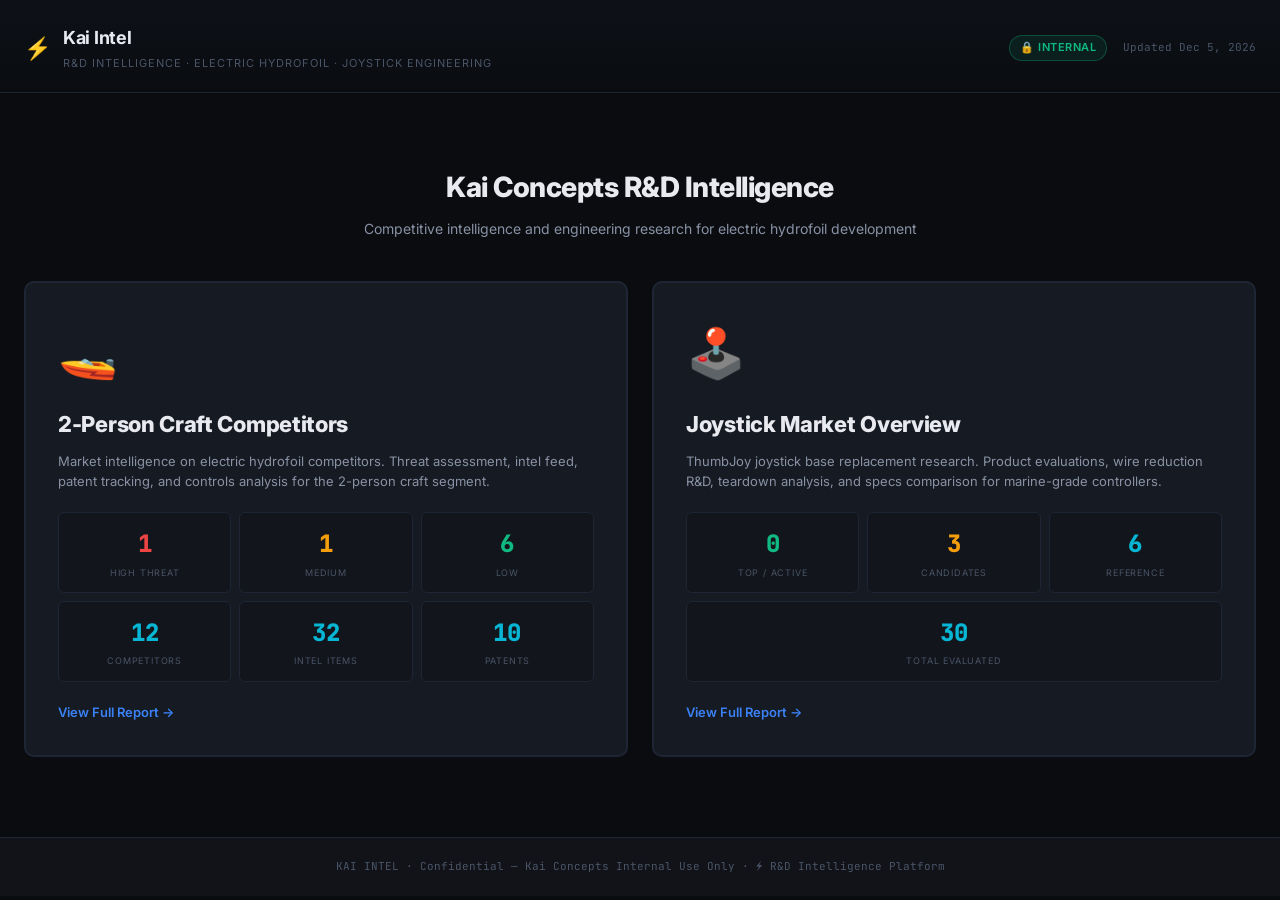
<file: index.html>
<!DOCTYPE html>
<html lang="en">
<head>
  <meta charset="UTF-8">
  <meta name="viewport" content="width=device-width, initial-scale=1.0">
  <meta name="description" content="Kai Concepts — R&D Intelligence Hub">
  <meta name="robots" content="noindex, nofollow">
  <title>Kai Intel — R&D Intelligence</title>
  <link rel="preconnect" href="https://fonts.googleapis.com">
  <link href="https://fonts.googleapis.com/css2?family=Inter:wght@400;500;600;700;800&family=JetBrains+Mono:wght@400;600;700&display=swap" rel="stylesheet">
  <link rel="stylesheet" href="css/style.css">
  <style>
    .hub-grid { display: grid; grid-template-columns: repeat(auto-fit, minmax(400px, 1fr)); gap: 24px; margin-top: 32px; }
    .hub-card { background: var(--bg-card); border: 2px solid var(--border); border-radius: var(--radius); padding: 32px; transition: all 0.2s ease; text-decoration: none; color: inherit; display: block; }
    .hub-card:hover { border-color: var(--accent-blue); transform: translateY(-2px); box-shadow: 0 8px 32px rgba(0,0,0,0.4); }
    .hub-card-icon { font-size: 48px; margin-bottom: 16px; }
    .hub-card-title { font-size: 22px; font-weight: 800; color: var(--text-primary); margin-bottom: 8px; letter-spacing: -0.3px; }
    .hub-card-desc { font-size: 13px; color: var(--text-secondary); line-height: 1.6; margin-bottom: 20px; }
    .hub-stats { display: grid; grid-template-columns: repeat(3, 1fr); gap: 8px; }
    .hub-stat { background: rgba(0,0,0,0.2); border: 1px solid var(--border); border-radius: var(--radius-sm); padding: 12px; text-align: center; }
    .hub-stat-val { font-size: 24px; font-weight: 800; font-family: var(--font-mono); color: var(--accent-cyan); }
    .hub-stat-label { font-size: 9px; color: var(--text-muted); text-transform: uppercase; letter-spacing: 0.8px; margin-top: 2px; }
    .hub-cta { display: inline-flex; align-items: center; gap: 6px; margin-top: 20px; font-size: 13px; font-weight: 600; color: var(--accent-blue); }
    @media (max-width: 768px) { .hub-grid { grid-template-columns: 1fr; } }
  </style>
</head>
<body>
  <header class="site-header">
    <div class="container">
      <div class="header-inner">
        <div class="header-brand">
          <div class="header-logo">⚡</div>
          <div>
            <div class="header-title">Kai Intel</div>
            <div class="header-subtitle">R&D Intelligence · Electric Hydrofoil · Joystick Engineering</div>
          </div>
        </div>
        <div class="header-meta">
          <span class="header-badge">🔒 INTERNAL</span>
          <span id="last-updated" style="font-size:11px; color:var(--text-muted);">Loading…</span>
        </div>
      </div>
    </div>
  </header>

  <main>
    <div class="container">
      <div style="text-align:center; padding:40px 0 8px;">
        <div style="font-size:28px; font-weight:800; color:var(--text-primary); letter-spacing:-0.5px;">Kai Concepts R&D Intelligence</div>
        <div style="font-size:14px; color:var(--text-secondary); margin-top:8px;">Competitive intelligence and engineering research for electric hydrofoil development</div>
      </div>

      <div class="hub-grid">
        <!-- Craft Competitors -->
        <a href="craft/" class="hub-card">
          <div class="hub-card-icon">🚤</div>
          <div class="hub-card-title">2-Person Craft Competitors</div>
          <div class="hub-card-desc">Market intelligence on electric hydrofoil competitors. Threat assessment, intel feed, patent tracking, and controls analysis for the 2-person craft segment.</div>
          <div class="hub-stats">
            <div class="hub-stat"><div class="hub-stat-val" style="color:var(--accent-red);" id="hub-craft-high">—</div><div class="hub-stat-label">High Threat</div></div>
            <div class="hub-stat"><div class="hub-stat-val" style="color:var(--accent-yellow);" id="hub-craft-med">—</div><div class="hub-stat-label">Medium</div></div>
            <div class="hub-stat"><div class="hub-stat-val" style="color:var(--accent-green);" id="hub-craft-low">—</div><div class="hub-stat-label">Low</div></div>
            <div class="hub-stat"><div class="hub-stat-val" id="hub-craft-total">—</div><div class="hub-stat-label">Competitors</div></div>
            <div class="hub-stat"><div class="hub-stat-val" id="hub-craft-intel">—</div><div class="hub-stat-label">Intel Items</div></div>
            <div class="hub-stat"><div class="hub-stat-val" id="hub-craft-patents">—</div><div class="hub-stat-label">Patents</div></div>
          </div>
          <div class="hub-cta">View Full Report →</div>
        </a>

        <!-- Joystick Market -->
        <a href="joysticks/" class="hub-card">
          <div class="hub-card-icon">🕹️</div>
          <div class="hub-card-title">Joystick Market Overview</div>
          <div class="hub-card-desc">ThumbJoy joystick base replacement research. Product evaluations, wire reduction R&D, teardown analysis, and specs comparison for marine-grade controllers.</div>
          <div class="hub-stats">
            <div class="hub-stat"><div class="hub-stat-val" style="color:var(--accent-green);" id="hub-joy-top">—</div><div class="hub-stat-label">Top / Active</div></div>
            <div class="hub-stat"><div class="hub-stat-val" style="color:var(--accent-yellow);" id="hub-joy-candidates">—</div><div class="hub-stat-label">Candidates</div></div>
            <div class="hub-stat"><div class="hub-stat-val" id="hub-joy-ref">—</div><div class="hub-stat-label">Reference</div></div>
            <div class="hub-stat" style="grid-column: span 3;"><div class="hub-stat-val" id="hub-joy-total">—</div><div class="hub-stat-label">Total Evaluated</div></div>
          </div>
          <div class="hub-cta">View Full Report →</div>
        </a>
      </div>
    </div>
  </main>

  <footer class="site-footer">
    <div class="container">
      <div class="footer-text">KAI INTEL · Confidential — Kai Concepts Internal Use Only · ⚡ R&D Intelligence Platform</div>
    </div>
  </footer>

  <script src="js/hub.js"></script>
</body>
</html>
</file>
<file: css/style.css>
/* ============================================================
   KAI INTEL — Competitor Intelligence Dashboard
   Dark theme, clean, professional
   ============================================================ */

:root {
  --bg-primary: #0a0c10;
  --bg-secondary: #111318;
  --bg-card: #161a22;
  --bg-card-hover: #1c2130;
  --border: #1e2535;
  --border-accent: #2a3550;
  --text-primary: #e8eaf0;
  --text-secondary: #8892a4;
  --text-muted: #4a5568;
  --accent-blue: #3b82f6;
  --accent-blue-dim: #1d4ed8;
  --accent-cyan: #06b6d4;
  --accent-green: #10b981;
  --accent-yellow: #f59e0b;
  --accent-red: #ef4444;
  --accent-orange: #f97316;
  --threat-high: #ef4444;
  --threat-medium: #f59e0b;
  --threat-low: #10b981;
  --font-sans: 'Inter', -apple-system, BlinkMacSystemFont, 'Segoe UI', sans-serif;
  --font-mono: 'JetBrains Mono', 'Fira Code', 'Cascadia Code', monospace;
  --radius: 10px;
  --radius-sm: 6px;
  --shadow: 0 4px 24px rgba(0, 0, 0, 0.4);
  --shadow-card: 0 2px 12px rgba(0, 0, 0, 0.3);
}

* {
  box-sizing: border-box;
  margin: 0;
  padding: 0;
}

html {
  scroll-behavior: smooth;
}

body {
  background: var(--bg-primary);
  color: var(--text-primary);
  font-family: var(--font-sans);
  font-size: 14px;
  line-height: 1.6;
  min-height: 100vh;
}

/* ============================================================
   LAYOUT
   ============================================================ */

.container {
  max-width: 1400px;
  margin: 0 auto;
  padding: 0 24px;
}

/* ============================================================
   HEADER
   ============================================================ */

.site-header {
  background: linear-gradient(180deg, #0d1117 0%, var(--bg-primary) 100%);
  border-bottom: 1px solid var(--border);
  padding: 24px 0 20px;
  position: sticky;
  top: 0;
  z-index: 100;
  backdrop-filter: blur(8px);
}

.header-inner {
  display: flex;
  align-items: center;
  justify-content: space-between;
  gap: 16px;
  flex-wrap: wrap;
}

.header-brand {
  display: flex;
  align-items: center;
  gap: 12px;
}

.header-logo {
  font-size: 22px;
}

.header-title {
  font-size: 18px;
  font-weight: 700;
  color: var(--text-primary);
  letter-spacing: -0.3px;
}

.header-subtitle {
  font-size: 11px;
  color: var(--text-muted);
  text-transform: uppercase;
  letter-spacing: 1px;
  margin-top: 2px;
}

.header-meta {
  display: flex;
  align-items: center;
  gap: 16px;
}

.header-badge {
  background: rgba(16, 185, 129, 0.1);
  border: 1px solid rgba(16, 185, 129, 0.3);
  color: var(--accent-green);
  font-size: 11px;
  font-weight: 600;
  padding: 3px 10px;
  border-radius: 20px;
  text-transform: uppercase;
  letter-spacing: 0.5px;
}

#last-updated {
  font-size: 11px;
  color: var(--text-muted);
  font-family: var(--font-mono);
}

/* ============================================================
   NAV
   ============================================================ */

.site-nav {
  background: var(--bg-secondary);
  border-bottom: 1px solid var(--border);
  padding: 0;
}

.nav-inner {
  display: flex;
  gap: 0;
  overflow-x: auto;
  scrollbar-width: none;
}

.nav-inner::-webkit-scrollbar { display: none; }

.nav-tab {
  display: flex;
  align-items: center;
  gap: 8px;
  padding: 14px 20px;
  color: var(--text-secondary);
  text-decoration: none;
  font-size: 13px;
  font-weight: 500;
  border-bottom: 2px solid transparent;
  transition: all 0.15s ease;
  white-space: nowrap;
  cursor: pointer;
  background: none;
  border-top: none;
  border-left: none;
  border-right: none;
}

.nav-tab:hover {
  color: var(--text-primary);
  background: rgba(255,255,255,0.03);
}

.nav-tab.active {
  color: var(--accent-blue);
  border-bottom-color: var(--accent-blue);
}

.nav-tab .count {
  background: var(--bg-card);
  border: 1px solid var(--border);
  color: var(--text-muted);
  font-size: 10px;
  font-weight: 700;
  padding: 1px 6px;
  border-radius: 10px;
  font-family: var(--font-mono);
}

.nav-tab.active .count {
  background: rgba(59, 130, 246, 0.15);
  border-color: rgba(59, 130, 246, 0.3);
  color: var(--accent-blue);
}

/* ============================================================
   MAIN
   ============================================================ */

main {
  padding: 32px 0 80px;
}

.section {
  display: none;
}

.section.active {
  display: block;
}

/* ============================================================
   SECTION HEADERS
   ============================================================ */

.section-header {
  display: flex;
  align-items: flex-end;
  justify-content: space-between;
  margin-bottom: 24px;
  padding-bottom: 16px;
  border-bottom: 1px solid var(--border);
  gap: 16px;
  flex-wrap: wrap;
}

.section-title {
  font-size: 20px;
  font-weight: 700;
  color: var(--text-primary);
  letter-spacing: -0.3px;
}

.section-desc {
  font-size: 13px;
  color: var(--text-secondary);
  margin-top: 4px;
}

/* ============================================================
   SUMMARY STATS BAR
   ============================================================ */

.stats-bar {
  display: grid;
  grid-template-columns: repeat(auto-fit, minmax(140px, 1fr));
  gap: 12px;
  margin-bottom: 32px;
}

.stat-card {
  background: var(--bg-card);
  border: 1px solid var(--border);
  border-radius: var(--radius);
  padding: 16px 20px;
  text-align: center;
}

.stat-value {
  font-size: 28px;
  font-weight: 800;
  color: var(--text-primary);
  font-family: var(--font-mono);
  line-height: 1;
}

.stat-label {
  font-size: 11px;
  color: var(--text-muted);
  text-transform: uppercase;
  letter-spacing: 0.8px;
  margin-top: 4px;
}

.stat-card.danger .stat-value { color: var(--threat-high); }
.stat-card.warning .stat-value { color: var(--threat-medium); }
.stat-card.success .stat-value { color: var(--threat-low); }
.stat-card.info .stat-value { color: var(--accent-cyan); }

/* ============================================================
   COMPETITOR CARDS
   ============================================================ */

.competitors-grid {
  display: grid;
  grid-template-columns: repeat(auto-fill, minmax(380px, 1fr));
  gap: 20px;
}

.competitor-card {
  background: var(--bg-card);
  border: 1px solid var(--border);
  border-radius: var(--radius);
  overflow: hidden;
  transition: all 0.2s ease;
  position: relative;
}

.competitor-card:hover {
  border-color: var(--border-accent);
  background: var(--bg-card-hover);
  transform: translateY(-1px);
  box-shadow: var(--shadow);
}

.competitor-card::before {
  content: '';
  position: absolute;
  top: 0;
  left: 0;
  right: 0;
  height: 3px;
}

.competitor-card.threat-HIGH::before { background: var(--threat-high); }
.competitor-card.threat-MEDIUM::before { background: var(--threat-medium); }
.competitor-card.threat-LOW::before { background: var(--threat-low); }

.card-header {
  padding: 20px 20px 14px;
  display: flex;
  align-items: flex-start;
  justify-content: space-between;
  gap: 12px;
}

.card-company {
  flex: 1;
}

.company-name {
  font-size: 15px;
  font-weight: 700;
  color: var(--text-primary);
  line-height: 1.3;
}

.company-location {
  font-size: 11px;
  color: var(--text-muted);
  margin-top: 3px;
  display: flex;
  align-items: center;
  gap: 4px;
}

.threat-badge {
  flex-shrink: 0;
  display: flex;
  align-items: center;
  gap: 6px;
  padding: 4px 10px;
  border-radius: 20px;
  font-size: 10px;
  font-weight: 700;
  text-transform: uppercase;
  letter-spacing: 0.8px;
}

.threat-badge.HIGH {
  background: rgba(239, 68, 68, 0.12);
  border: 1px solid rgba(239, 68, 68, 0.3);
  color: var(--threat-high);
}

.threat-badge.MEDIUM {
  background: rgba(245, 158, 11, 0.12);
  border: 1px solid rgba(245, 158, 11, 0.3);
  color: var(--threat-medium);
}

.threat-badge.LOW {
  background: rgba(16, 185, 129, 0.1);
  border: 1px solid rgba(16, 185, 129, 0.25);
  color: var(--threat-low);
}

.card-product {
  padding: 0 20px 14px;
}

.product-name {
  font-size: 17px;
  font-weight: 800;
  color: var(--accent-blue);
  letter-spacing: -0.3px;
}

.product-tagline {
  font-size: 12px;
  color: var(--text-secondary);
  margin-top: 4px;
  line-height: 1.5;
}

.card-specs {
  padding: 14px 20px;
  background: rgba(0,0,0,0.2);
  border-top: 1px solid var(--border);
  border-bottom: 1px solid var(--border);
  display: grid;
  grid-template-columns: repeat(3, 1fr);
  gap: 12px;
}

.spec-item {
  text-align: center;
}

.spec-value {
  font-size: 14px;
  font-weight: 700;
  color: var(--text-primary);
  font-family: var(--font-mono);
  line-height: 1.2;
}

.spec-label {
  font-size: 9px;
  color: var(--text-muted);
  text-transform: uppercase;
  letter-spacing: 0.8px;
  margin-top: 3px;
}

.spec-value.na {
  color: var(--text-muted);
  font-style: italic;
  font-family: var(--font-sans);
  font-weight: 400;
}

.card-body {
  padding: 14px 20px;
}

.card-price {
  display: flex;
  align-items: center;
  gap: 8px;
  margin-bottom: 10px;
}

.price-label {
  font-size: 11px;
  color: var(--text-muted);
  text-transform: uppercase;
  letter-spacing: 0.5px;
}

.price-value {
  font-size: 14px;
  font-weight: 700;
  color: var(--accent-cyan);
  font-family: var(--font-mono);
}

.card-funding {
  display: flex;
  align-items: center;
  gap: 8px;
  margin-bottom: 10px;
}

.funding-dot {
  width: 8px;
  height: 8px;
  border-radius: 50%;
  background: var(--accent-green);
  flex-shrink: 0;
}

.funding-text {
  font-size: 12px;
  color: var(--text-secondary);
}

.threat-reason {
  font-size: 12px;
  color: var(--text-secondary);
  background: rgba(255,255,255,0.02);
  border-left: 3px solid var(--border-accent);
  padding: 8px 10px;
  border-radius: 0 var(--radius-sm) var(--radius-sm) 0;
  margin-bottom: 10px;
  line-height: 1.5;
}

.threat-reason.HIGH { border-left-color: var(--threat-high); }
.threat-reason.MEDIUM { border-left-color: var(--threat-medium); }
.threat-reason.LOW { border-left-color: var(--threat-low); }

.card-footer {
  padding: 12px 20px;
  border-top: 1px solid var(--border);
  display: flex;
  align-items: center;
  justify-content: space-between;
  gap: 8px;
}

.card-tags {
  display: flex;
  gap: 4px;
  flex-wrap: wrap;
}

.tag {
  font-size: 9px;
  font-weight: 600;
  text-transform: uppercase;
  letter-spacing: 0.5px;
  padding: 2px 6px;
  border-radius: 4px;
  background: rgba(255,255,255,0.04);
  border: 1px solid var(--border);
  color: var(--text-muted);
}

.card-links {
  display: flex;
  gap: 6px;
}

.link-btn {
  display: inline-flex;
  align-items: center;
  gap: 4px;
  font-size: 11px;
  color: var(--accent-blue);
  text-decoration: none;
  padding: 3px 8px;
  border-radius: var(--radius-sm);
  border: 1px solid rgba(59, 130, 246, 0.25);
  background: rgba(59, 130, 246, 0.05);
  transition: all 0.15s ease;
}

.link-btn:hover {
  background: rgba(59, 130, 246, 0.15);
  border-color: rgba(59, 130, 246, 0.5);
}

/* ============================================================
   INTEL FEED
   ============================================================ */

.intel-feed {
  display: flex;
  flex-direction: column;
  gap: 12px;
}

.intel-item {
  background: var(--bg-card);
  border: 1px solid var(--border);
  border-radius: var(--radius);
  padding: 20px;
  display: grid;
  grid-template-columns: auto 1fr auto;
  gap: 16px;
  align-items: start;
  transition: all 0.15s ease;
}

.intel-item:hover {
  border-color: var(--border-accent);
  background: var(--bg-card-hover);
}

.intel-priority {
  width: 10px;
  height: 10px;
  border-radius: 50%;
  margin-top: 5px;
  flex-shrink: 0;
}

.intel-priority.HIGH { background: var(--threat-high); box-shadow: 0 0 8px rgba(239,68,68,0.4); }
.intel-priority.MEDIUM { background: var(--threat-medium); }
.intel-priority.LOW { background: var(--threat-low); }

.intel-content {}

.intel-date {
  font-size: 11px;
  color: var(--text-muted);
  font-family: var(--font-mono);
  margin-bottom: 4px;
}

.intel-title {
  font-size: 15px;
  font-weight: 700;
  color: var(--text-primary);
  margin-bottom: 6px;
  line-height: 1.4;
}

.intel-summary {
  font-size: 13px;
  color: var(--text-secondary);
  line-height: 1.6;
}

.intel-meta {
  text-align: right;
  flex-shrink: 0;
}

.intel-source {
  font-size: 11px;
  color: var(--text-muted);
  font-style: italic;
  margin-bottom: 6px;
}

.intel-tags {
  display: flex;
  gap: 4px;
  flex-wrap: wrap;
  justify-content: flex-end;
  margin-top: 8px;
}

.priority-label {
  font-size: 10px;
  font-weight: 700;
  text-transform: uppercase;
  letter-spacing: 0.5px;
  padding: 2px 8px;
  border-radius: 10px;
}

.priority-label.HIGH {
  background: rgba(239,68,68,0.12);
  border: 1px solid rgba(239,68,68,0.3);
  color: var(--threat-high);
}

.priority-label.MEDIUM {
  background: rgba(245,158,11,0.12);
  border: 1px solid rgba(245,158,11,0.3);
  color: var(--threat-medium);
}

.priority-label.LOW {
  background: rgba(16,185,129,0.1);
  border: 1px solid rgba(16,185,129,0.25);
  color: var(--threat-low);
}

/* ============================================================
   COMPARISON TABLE
   ============================================================ */

.table-wrapper {
  overflow-x: auto;
  border-radius: var(--radius);
  border: 1px solid var(--border);
  background: var(--bg-card);
}

.comparison-table {
  width: 100%;
  border-collapse: collapse;
  font-size: 13px;
}

.comparison-table thead th {
  background: rgba(0,0,0,0.4);
  padding: 14px 16px;
  text-align: left;
  font-size: 10px;
  font-weight: 700;
  text-transform: uppercase;
  letter-spacing: 1px;
  color: var(--text-muted);
  border-bottom: 1px solid var(--border);
  white-space: nowrap;
}

.comparison-table tbody tr {
  border-bottom: 1px solid var(--border);
  transition: background 0.1s ease;
}

.comparison-table tbody tr:last-child {
  border-bottom: none;
}

.comparison-table tbody tr:hover {
  background: rgba(255,255,255,0.02);
}

.comparison-table td {
  padding: 12px 16px;
  color: var(--text-secondary);
  vertical-align: middle;
}

.comparison-table td:first-child {
  color: var(--text-primary);
  font-weight: 600;
}

.table-company {
  white-space: nowrap;
}

.table-product {
  color: var(--accent-blue) !important;
  font-weight: 700 !important;
  white-space: nowrap;
}

.table-na {
  color: var(--text-muted);
  font-style: italic;
}

.table-threat {
  white-space: nowrap;
}

.threat-dot {
  display: inline-flex;
  align-items: center;
  gap: 6px;
  font-size: 11px;
  font-weight: 700;
}

.threat-dot::before {
  content: '●';
  font-size: 10px;
}

.threat-dot.HIGH { color: var(--threat-high); }
.threat-dot.MEDIUM { color: var(--threat-medium); }
.threat-dot.LOW { color: var(--threat-low); }

.table-mono {
  font-family: var(--font-mono);
  font-size: 12px;
}

/* ============================================================
   PATENT TRACKER
   ============================================================ */

.patents-list {
  display: flex;
  flex-direction: column;
  gap: 12px;
}

.patent-card {
  background: var(--bg-card);
  border: 1px solid var(--border);
  border-radius: var(--radius);
  padding: 20px;
  display: grid;
  grid-template-columns: 1fr auto;
  gap: 16px;
  align-items: start;
  transition: all 0.15s ease;
}

.patent-card:hover {
  border-color: var(--border-accent);
  background: var(--bg-card-hover);
}

.patent-title {
  font-size: 15px;
  font-weight: 700;
  color: var(--text-primary);
  margin-bottom: 4px;
}

.patent-assignee {
  font-size: 12px;
  color: var(--accent-blue);
  margin-bottom: 8px;
  font-weight: 600;
}

.patent-desc {
  font-size: 12px;
  color: var(--text-secondary);
  line-height: 1.6;
  margin-bottom: 8px;
}

.patent-relevance {
  font-size: 12px;
  color: var(--text-secondary);
  background: rgba(255,255,255,0.02);
  border-left: 3px solid var(--border-accent);
  padding: 6px 10px;
  border-radius: 0 var(--radius-sm) var(--radius-sm) 0;
  line-height: 1.5;
}

.patent-meta {
  text-align: right;
  flex-shrink: 0;
  min-width: 120px;
}

.patent-number {
  font-family: var(--font-mono);
  font-size: 11px;
  color: var(--text-muted);
  margin-bottom: 4px;
}

.patent-status {
  font-size: 11px;
  font-weight: 700;
  padding: 3px 10px;
  border-radius: 10px;
  display: inline-block;
  margin-bottom: 6px;
}

.patent-status.Granted {
  background: rgba(16,185,129,0.1);
  border: 1px solid rgba(16,185,129,0.25);
  color: var(--accent-green);
}

.patent-status.Pending {
  background: rgba(245,158,11,0.1);
  border: 1px solid rgba(245,158,11,0.25);
  color: var(--accent-yellow);
}

.patent-status.patented {
  background: rgba(16,185,129,0.1);
  border: 1px solid rgba(16,185,129,0.25);
  color: var(--accent-green);
}

.patent-relevance-badge {
  font-size: 10px;
  font-weight: 700;
  text-transform: uppercase;
  letter-spacing: 0.5px;
  padding: 2px 8px;
  border-radius: 10px;
  display: inline-block;
}

.patent-relevance-badge.HIGH {
  background: rgba(239,68,68,0.12);
  border: 1px solid rgba(239,68,68,0.3);
  color: var(--threat-high);
}

.patent-relevance-badge.MEDIUM {
  background: rgba(245,158,11,0.12);
  border: 1px solid rgba(245,158,11,0.3);
  color: var(--threat-medium);
}

.patent-relevance-badge.LOW {
  background: rgba(16,185,129,0.1);
  border: 1px solid rgba(16,185,129,0.25);
  color: var(--threat-low);
}

.patent-footer {
  margin-top: 10px;
  display: flex;
  gap: 6px;
  flex-wrap: wrap;
}

/* ============================================================
   EMPTY STATE
   ============================================================ */

.empty-state {
  text-align: center;
  padding: 60px 20px;
  color: var(--text-muted);
}

.empty-state-icon { font-size: 48px; margin-bottom: 12px; }
.empty-state-text { font-size: 14px; }

/* ============================================================
   FILTER BAR
   ============================================================ */

.filter-bar {
  display: flex;
  gap: 8px;
  flex-wrap: wrap;
  margin-bottom: 24px;
}

.filter-btn {
  display: inline-flex;
  align-items: center;
  gap: 6px;
  padding: 6px 14px;
  border-radius: 20px;
  font-size: 12px;
  font-weight: 500;
  background: var(--bg-card);
  border: 1px solid var(--border);
  color: var(--text-secondary);
  cursor: pointer;
  transition: all 0.15s ease;
}

.filter-btn:hover {
  border-color: var(--border-accent);
  color: var(--text-primary);
}

.filter-btn.active {
  background: rgba(59, 130, 246, 0.12);
  border-color: rgba(59, 130, 246, 0.4);
  color: var(--accent-blue);
}

/* ============================================================
   MARKET GAP CALLOUT
   ============================================================ */

.market-gap {
  background: linear-gradient(135deg, rgba(59,130,246,0.08) 0%, rgba(6,182,212,0.05) 100%);
  border: 1px solid rgba(59,130,246,0.25);
  border-radius: var(--radius);
  padding: 24px;
  margin-bottom: 32px;
  display: grid;
  grid-template-columns: auto 1fr;
  gap: 20px;
  align-items: center;
}

.gap-icon {
  font-size: 36px;
  line-height: 1;
}

.gap-title {
  font-size: 16px;
  font-weight: 800;
  color: var(--accent-cyan);
  margin-bottom: 6px;
  letter-spacing: -0.3px;
}

.gap-text {
  font-size: 13px;
  color: var(--text-secondary);
  line-height: 1.6;
}

/* ============================================================
   SECTION SELECTOR (Top-level domain toggle)
   ============================================================ */

.section-selector {
  background: var(--bg-secondary);
  border-bottom: 1px solid var(--border);
  padding: 16px 0;
}

.section-selector-inner {
  display: flex;
  gap: 12px;
  flex-wrap: wrap;
}

.section-btn {
  display: flex;
  align-items: center;
  gap: 10px;
  padding: 12px 24px;
  border-radius: var(--radius);
  font-size: 14px;
  font-weight: 600;
  background: var(--bg-card);
  border: 2px solid var(--border);
  color: var(--text-secondary);
  cursor: pointer;
  transition: all 0.2s ease;
  flex: 1;
  min-width: 220px;
  justify-content: center;
}

.section-btn:hover {
  border-color: var(--border-accent);
  color: var(--text-primary);
  background: var(--bg-card-hover);
}

.section-btn.active {
  background: rgba(59, 130, 246, 0.1);
  border-color: var(--accent-blue);
  color: var(--accent-blue);
}

.section-btn-icon {
  font-size: 20px;
}

.section-btn-label {
  white-space: nowrap;
}

/* ============================================================
   DOMAIN NAV (replaces site-nav)
   ============================================================ */

.domain-nav {
  display: flex;
  gap: 0;
  overflow-x: auto;
  scrollbar-width: none;
  background: rgba(0,0,0,0.2);
  border: 1px solid var(--border);
  border-radius: var(--radius);
  margin-bottom: 24px;
  margin-top: 8px;
}

.domain-nav::-webkit-scrollbar { display: none; }

/* ============================================================
   JOYSTICK CARDS
   ============================================================ */

.joystick-grid {
  display: grid;
  grid-template-columns: repeat(auto-fill, minmax(420px, 1fr));
  gap: 20px;
}

.joystick-card {
  background: var(--bg-card);
  border: 1px solid var(--border);
  border-radius: var(--radius);
  overflow: hidden;
  transition: all 0.2s ease;
}

.joystick-card:hover {
  border-color: var(--border-accent);
  background: var(--bg-card-hover);
  transform: translateY(-1px);
  box-shadow: var(--shadow);
}

.joy-image-wrap {
  width: 100%;
  height: 180px;
  overflow: hidden;
  background: rgba(0,0,0,0.3);
  display: flex;
  align-items: center;
  justify-content: center;
}

.joy-image {
  max-width: 100%;
  max-height: 100%;
  object-fit: contain;
  padding: 12px;
}

@media (max-width: 768px) {
  .joystick-grid { grid-template-columns: 1fr; }
  .section-selector-inner { flex-direction: column; }
  .section-btn { min-width: unset; }
}

/* ============================================================
   FOOTER
   ============================================================ */

.site-footer {
  background: var(--bg-secondary);
  border-top: 1px solid var(--border);
  padding: 20px 0;
  text-align: center;
}

.footer-text {
  font-size: 11px;
  color: var(--text-muted);
  font-family: var(--font-mono);
}

/* ============================================================
   RESPONSIVE
   ============================================================ */

@media (max-width: 768px) {
  .container { padding: 0 16px; }
  .header-inner { flex-direction: column; align-items: flex-start; gap: 8px; }
  .header-meta { flex-direction: column; align-items: flex-start; gap: 6px; }
  .competitors-grid { grid-template-columns: 1fr; }
  .card-specs { grid-template-columns: repeat(2, 1fr); }
  .intel-item { grid-template-columns: auto 1fr; }
  .intel-meta { display: none; }
  .patent-card { grid-template-columns: 1fr; }
  .patent-meta { text-align: left; }
  .stats-bar { grid-template-columns: repeat(2, 1fr); }
  .market-gap { grid-template-columns: 1fr; }
  .gap-icon { display: none; }
  .section-header { flex-direction: column; align-items: flex-start; }
}

@media (max-width: 480px) {
  main { padding: 20px 0 60px; }
  .stats-bar { grid-template-columns: repeat(2, 1fr); }
}
</file>
